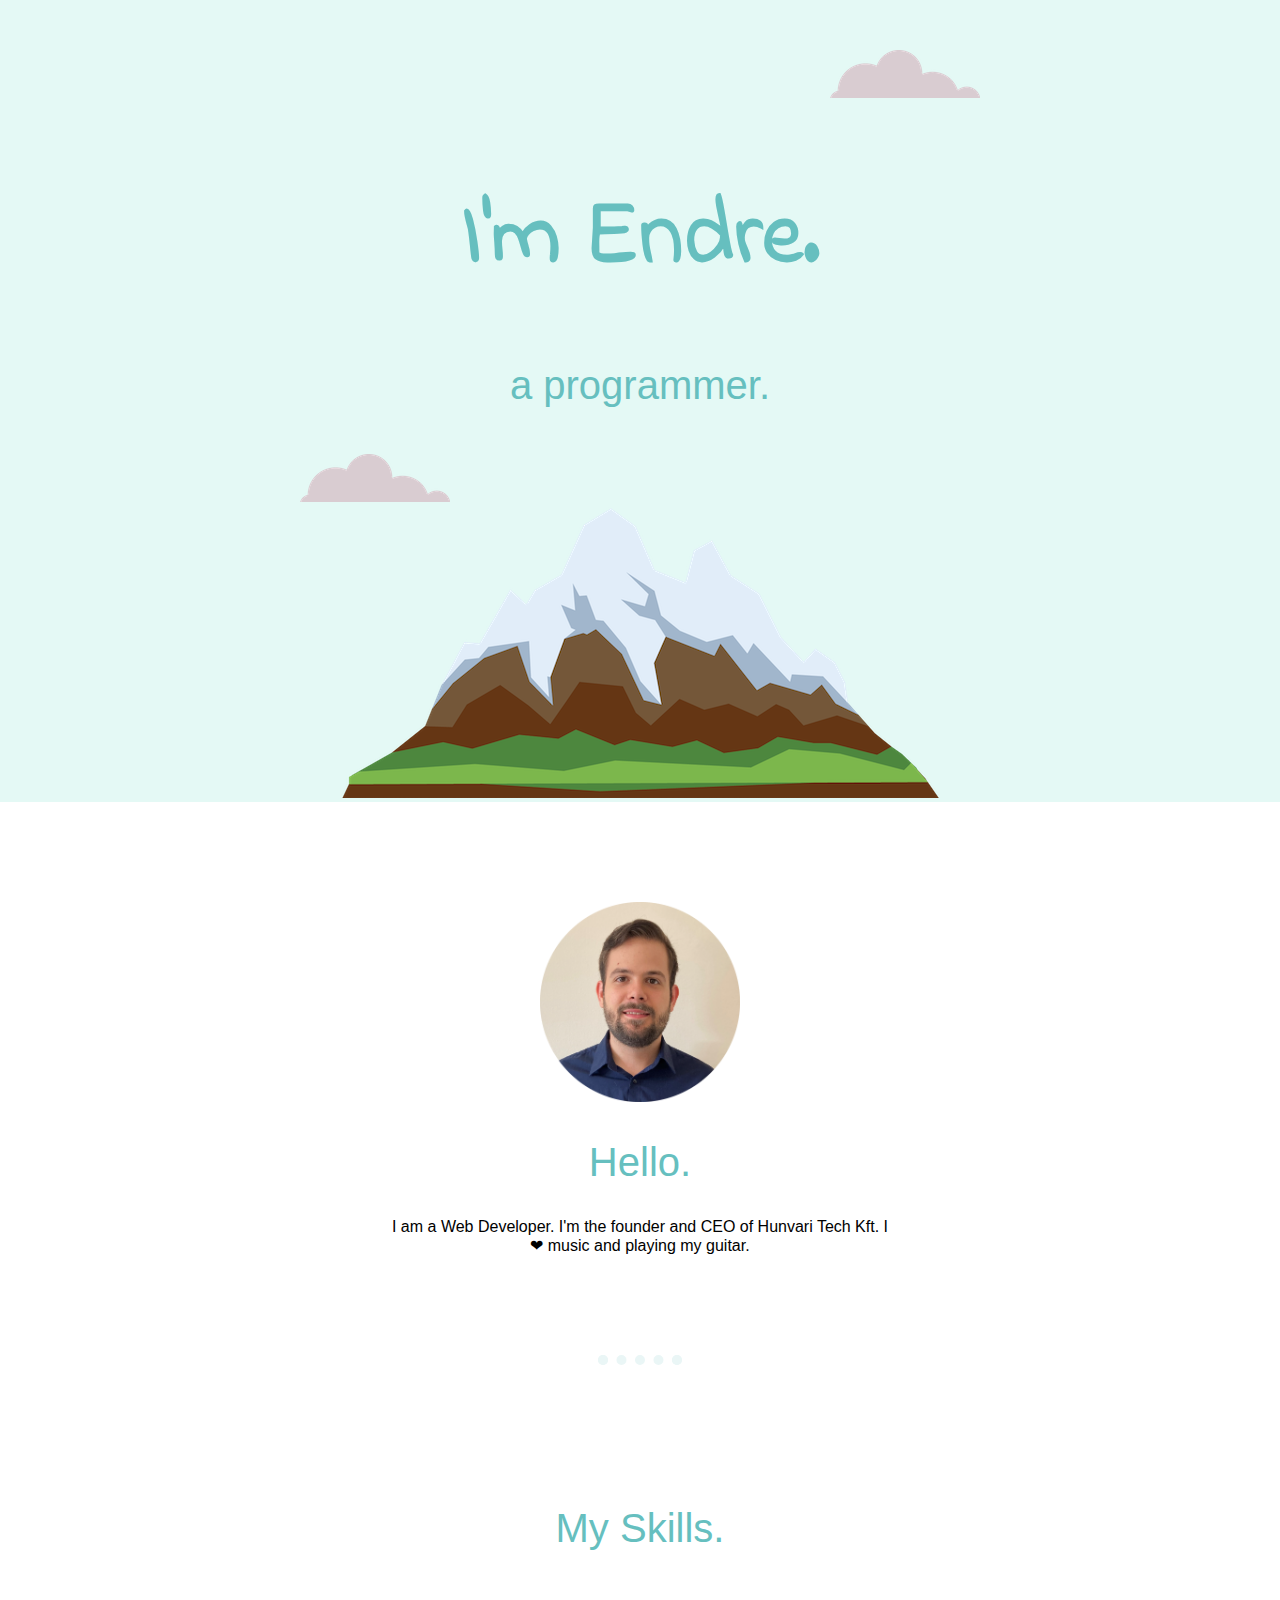
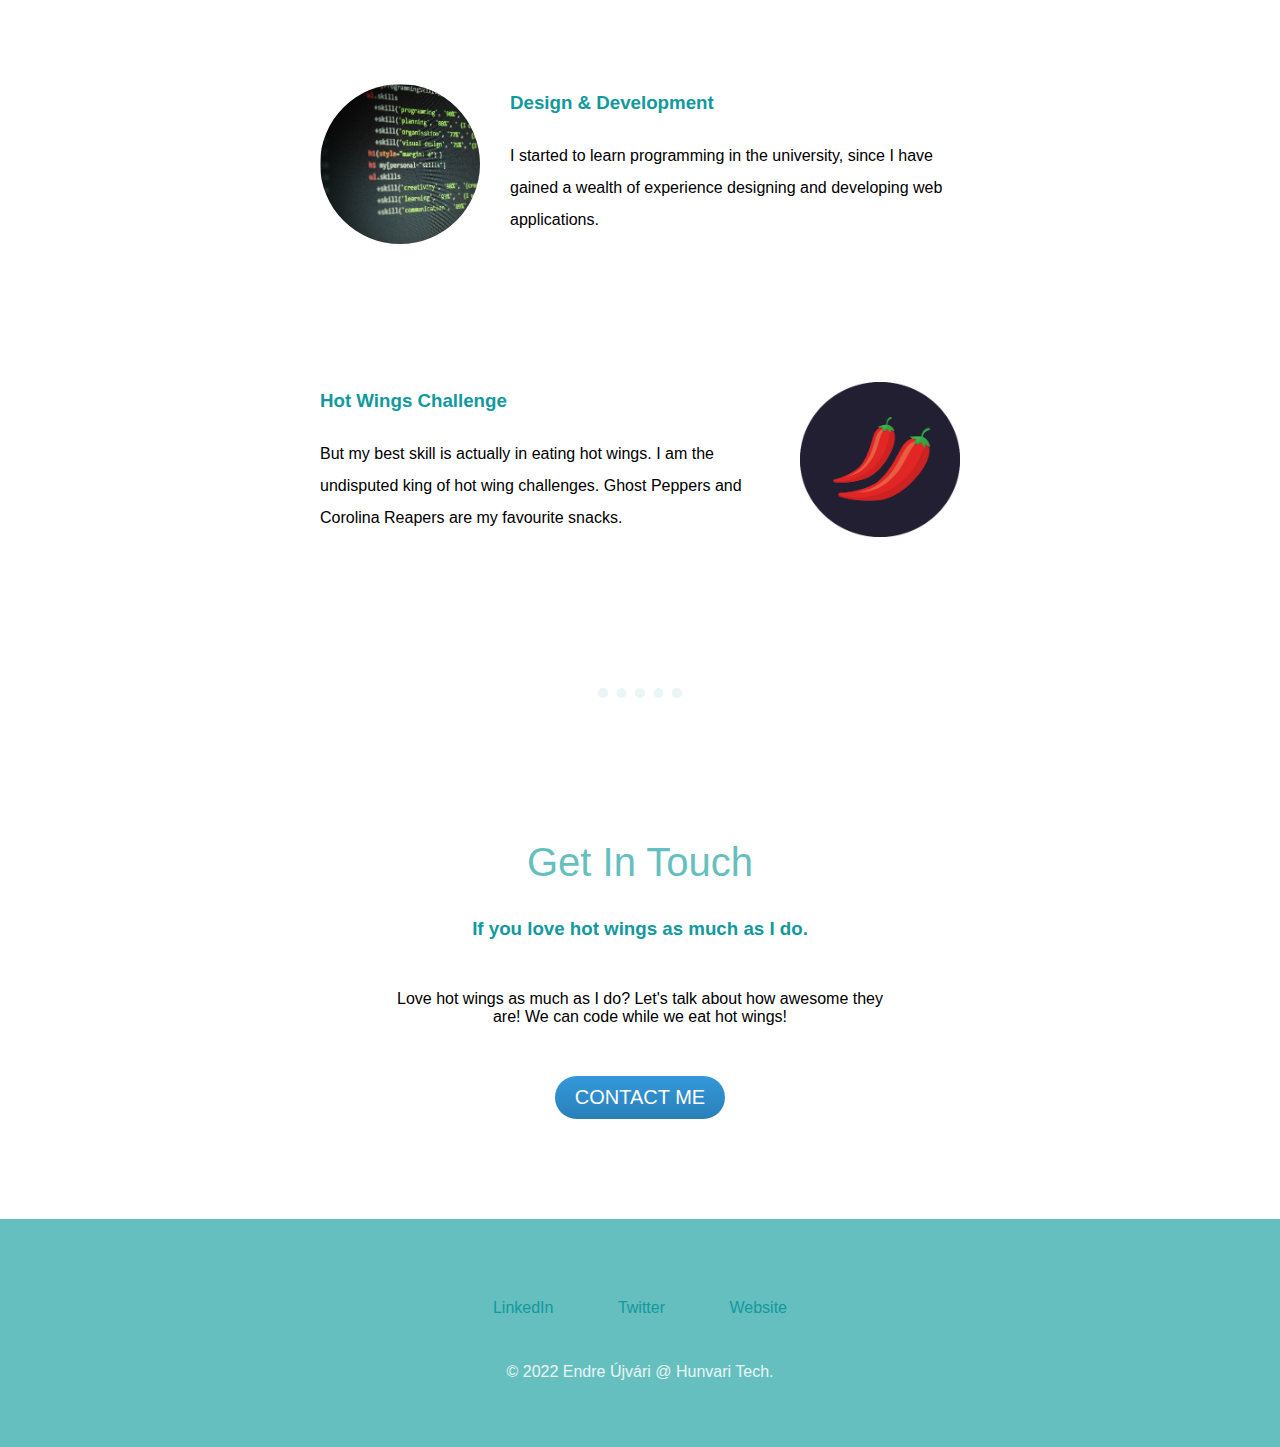
<file: index.html>
<!DOCTYPE html>
<html lang="en" dir="ltr">

<head>
  <meta charset="utf-8">
  <title>Endre Újvári</title>
  <link rel="stylesheet" href="css/styles.css">
  <link rel="icon" href="favicon.ico">
  <link rel="preconnect" href="https://fonts.googleapis.com">
  <link rel="preconnect" href="https://fonts.gstatic.com" crossorigin>
  <link href="https://fonts.googleapis.com/css2?family=Barlow+Condensed+Rubik&family=Indie+Flower&display=swap" rel="stylesheet">

</head>

<body>
  <!-- Top Container -->
  <div class="top-container">
    <img class="top-cloud" src="images/cloud.png" alt="cloud-img">
    <h1>I'm Endre.</h1>
    <h2>a programmer.</h2>
    <img class="bottom-cloud" src="images/cloud.png" alt="cloud-img">
    <img src="images/mountain.png" alt="mountain-img">
  </div>
  <!-- Other content -->
  <div class="middle-container">
    <div class="profile">
      <img src="images/ue.png" alt="profile-img" style="height: 200px;">
      <h2>Hello.</h2>
      <p>I am a Web Developer. I'm the founder and CEO of Hunvari Tech Kft. I ❤ music and playing my guitar.</p>
    </div>
    <hr>
    <div class="skills">
      <h2>My Skills.</h2>
      <div class="skill-row">
        <img class="code-img" src="images/skills.jpg" alt="skills-img" style="border-radius: 100%;">
        <h3>Design & Development</h3>
        <p>I started to learn programming in the university, since I have gained a wealth of experience designing and developing web applications.</p>
      </div>
      <div class="skill-row">
        <img class="chilli-img" src="images/chillies.png" alt="chilly-img">
        <h3 style="clear: left;">Hot Wings Challenge</h3>
        <p>But my best skill is actually in eating hot wings. I am the undisputed king of hot wing challenges. Ghost Peppers and Corolina Reapers are my favourite snacks.</p>
      </div>
    </div>
    <hr>
    <div class="contact-me">
      <h2>Get In Touch</h2>
      <h3>If you love hot wings as much as I do.</h3>
      <p class="contact-me-paragraph">Love hot wings as much as I do? Let's talk about how awesome they are! We can code while we eat hot wings!</p>
      <a class="btn" href="mailto:ujvendike@gmail.com">CONTACT ME</a>
    </div>
  </div>


  <div class="bottom-container">
    <a class="footer-link" href="https://www.linkedin.com/in/endreujvari/">LinkedIn</a>
    <a class="footer-link" href="https://twitter.com/">Twitter</a>
    <a class="footer-link" href="https://www.appbrewery.co/">Website</a>
    <p class="bottom-container-paragraph">© 2022 Endre Újvári @ Hunvari Tech.</p>
  </div>

</body>

</html>
</file>
<file: css/styles.css>
a {
  color: #11999E;
  display: inline-block;
  padding: 30px;
  text-decoration: none;
}

body {
  margin: 0;
  text-align: center;
  font-family: 'Rubik', sans-serif;
}

h1 {
  color: #66BFBF;
  font-family: 'Indie Flower', cursive;
  font-size: 90px;
  line-height: 200%;
  margin: 50px auto 0 auto;
}

h2 {
  color: #66BFBF;
  font-size: 2.5rem;
  font-weight: normal;
}

h3 {
  color: #11999E;
  margin-top: 0;
}

hr {
  border: solid 10px;
  border-bottom: 0;
  border-style: dotted;
  color: #EAF6F6;
  width: 5%;
}

p {
  font-family: 'Barlow Condensed', sans-serif;
}

.bottom-cloud {
  position: absolute;
  left: 300px;
  bottom: 300px;
}

.bottom-container {
  background-color: #66BFBF;
  padding: 50px;
}

.bottom-container-paragraph {
  color: #EAF6F6;
}

.btn {
  background: #3498db;
  background-image: -webkit-linear-gradient(top, #3498db, #2980b9);
  background-image: -moz-linear-gradient(top, #3498db, #2980b9);
  background-image: -ms-linear-gradient(top, #3498db, #2980b9);
  background-image: -o-linear-gradient(top, #3498db, #2980b9);
  background-image: linear-gradient(to bottom, #3498db, #2980b9);
  -webkit-border-radius: 28;
  -moz-border-radius: 28;
  border-radius: 28px;
  font-family: Arial;
  color: #ffffff;
  font-size: 20px;
  padding: 10px 20px 10px 20px;
  text-decoration: none;
}

.btn:hover {
  background: #3cb0fd;
  background-image: -webkit-linear-gradient(top, #3cb0fd, #3498db);
  background-image: -moz-linear-gradient(top, #3cb0fd, #3498db);
  background-image: -ms-linear-gradient(top, #3cb0fd, #3498db);
  background-image: -o-linear-gradient(top, #3cb0fd, #3498db);
  background-image: linear-gradient(to bottom, #3cb0fd, #3498db);
  text-decoration: none;
}

.chilli-img {

  float: right;
  margin: 0 0 0 30px;
  width: 25%;
}

.code-img {
  display: block;
  float: left;
  margin: 0 30px 0 0;
  width: 25%;
}

.contact-me {
  display: inline-block;
  margin: 100px auto;
  width: 40%;
}

.contact-me-paragraph {
  margin: 50px auto;
}

.profile {
  margin: 100px auto;
  width: 40%;
}

.top-cloud {
  position: absolute;
  right: 300px;
  top: 50px;
}

.top-container {
  background-color: #E4F9F5;
  position: relative;
  padding-top: 100px;
}

.skills {
  padding: 100px 0;
}

.skill-row {
  display: inline-block;
  line-height: 2;
  margin: 100px auto 30px auto;
  text-align: left;
  width: 50%;
}
</file>
